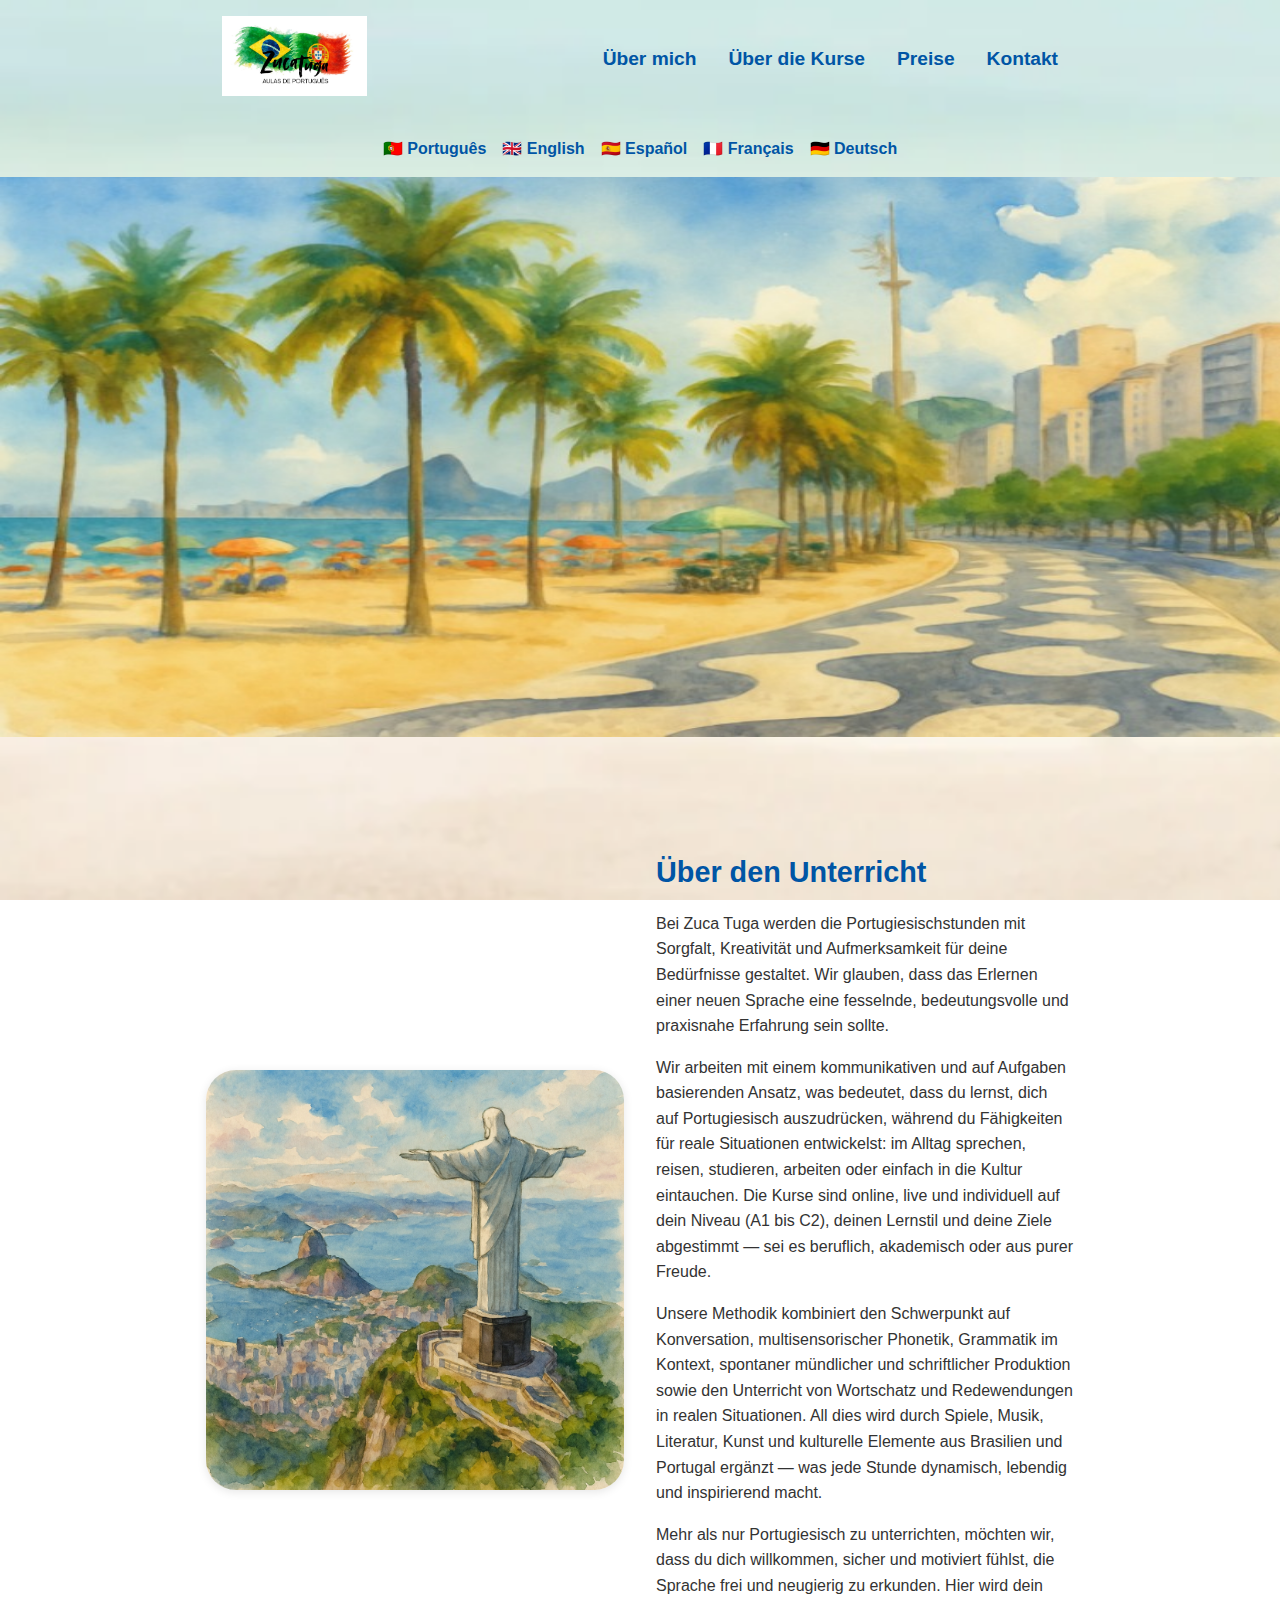
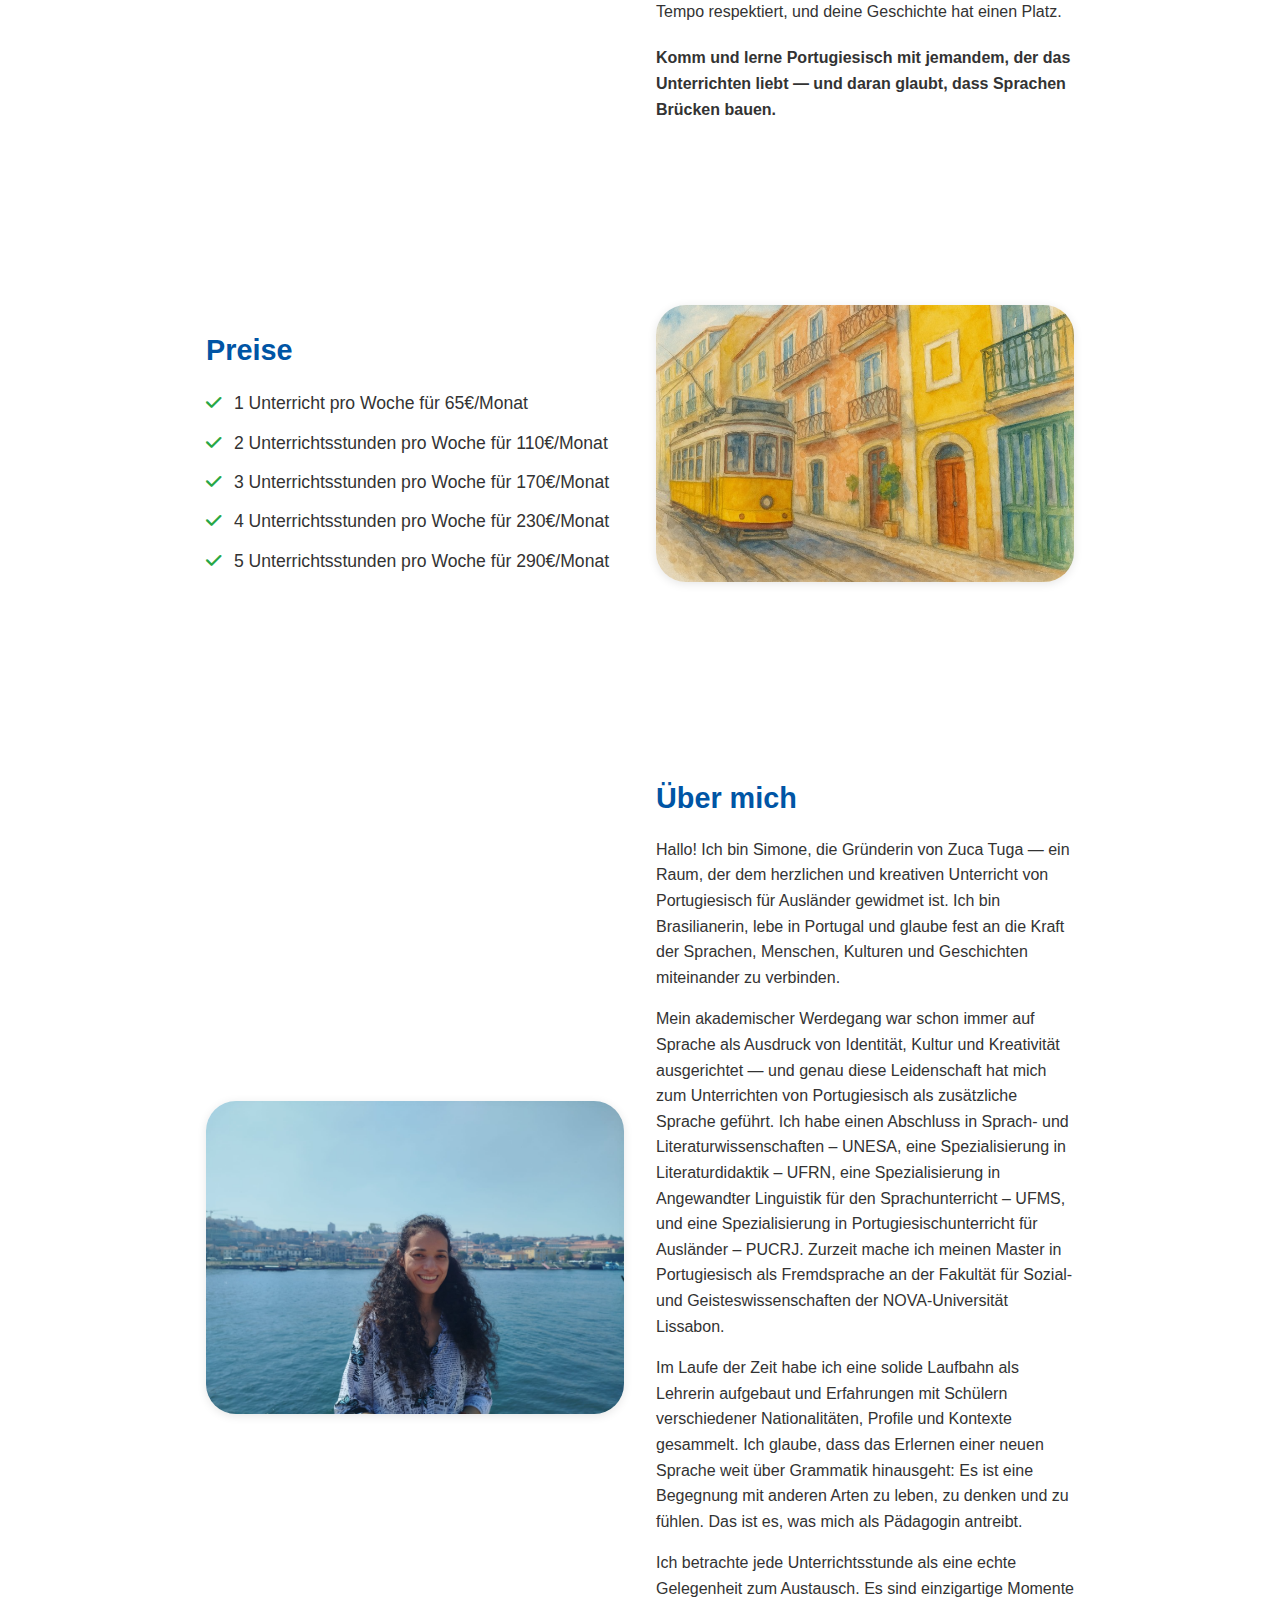
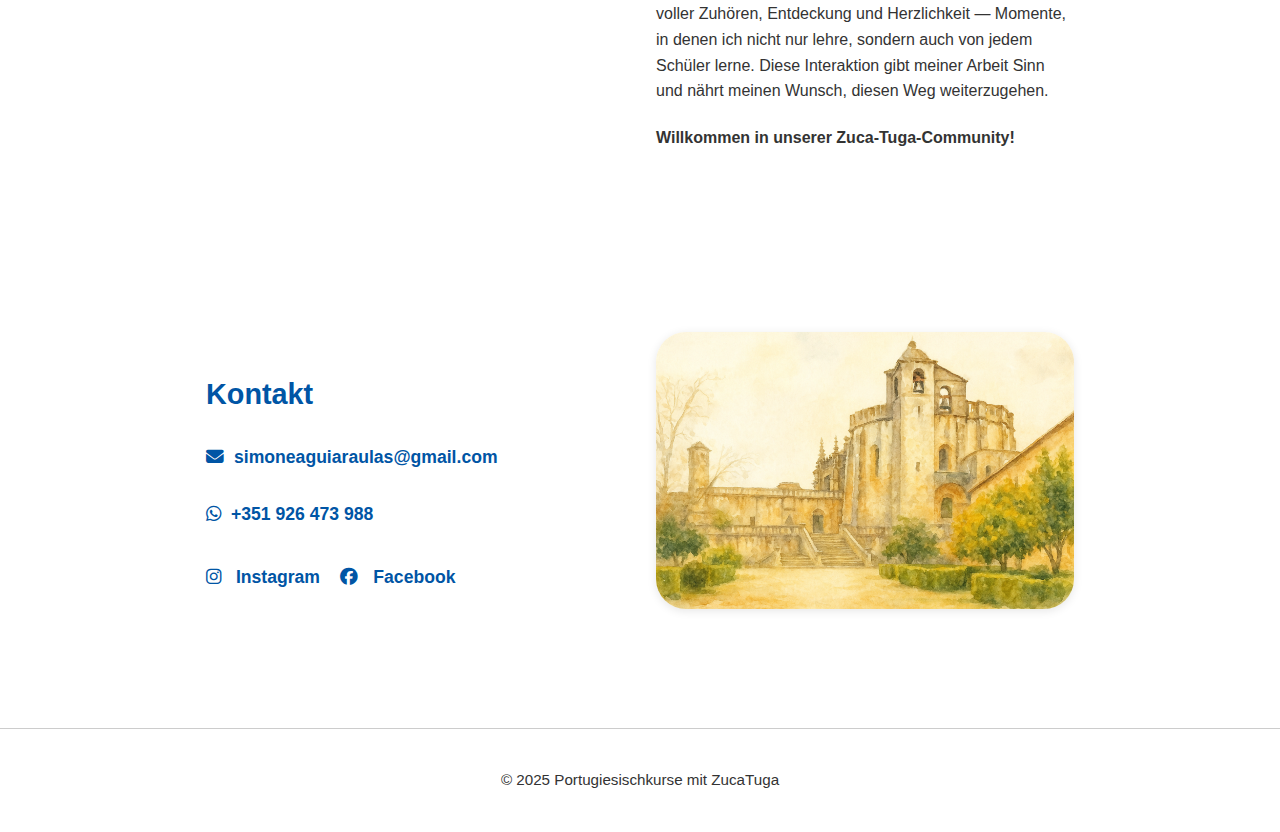
<file: de/index.html>
<!DOCTYPE html>
<html lang="de">
<head>
  <meta charset="UTF-8" />
  <meta name="viewport" content="width=device-width, initial-scale=1.0" />
  <title>Online-Portugiesischkurse | Personalisierte Kurse für Ausländer und Anfänger</title>

  <meta name="description" content="Lernen Sie Portugiesisch mit Live-Online-Kursen, personalisiert für Anfänger, Ausländer und Nachhilfe. Materialien inklusive und angepasste Methodik." />
  <meta name="keywords" content="Portugiesischkurse, Online-Portugiesisch, Portugiesisch lernen, Portugiesisch für Ausländer, Portugiesisch Anfänger, Portugiesisch Nachhilfe" />
  <meta name="author" content="Simone Aguiar" />
  <meta name="robots" content="index, follow" />
  <link rel="canonical" href="https://www.zucatuga.com/de/" />

  <!-- Open Graph -->
  <meta property="og:title" content="Online-Portugiesischkurse" />
  <meta property="og:description" content="Live- und personalisierte Portugiesischkurse für Anfänger und Ausländer. Flexibel, mit Materialien inklusive und Google Meet." />
  <meta property="og:image" content="https://seudominio.com/imagem-capa.jpg" />
  <meta property="og:url" content="https://seudominio.com/de/" />
  <meta property="og:type" content="website" />

  <link rel="alternate" href="https://seudominio.com/pt/" hreflang="pt" />
  <link rel="alternate" href="https://seudominio.com/en/" hreflang="en" />
  <link rel="alternate" href="https://seudominio.com/es/" hreflang="es" />
  <link rel="alternate" href="https://seudominio.com/fr/" hreflang="fr" />
  <link rel="alternate" href="https://seudominio.com/de/" hreflang="de" />

  <link rel="icon" type="image/png" sizes="32x32" href="../icons/logo.ico" />
  <link rel="icon" type="image/png" sizes="16x16" href="../icons/logo.ico" />
  <link rel="shortcut icon" href="../icons/logo.ico" />

  <link rel="stylesheet" href="../style.8392hf23.css" />
  <link href="https://cdnjs.cloudflare.com/ajax/libs/font-awesome/6.5.0/css/all.min.css" rel="stylesheet">
</head>
<body>

  <header>
    <div class="container">
      <div class="image1">
        <img src="../img/logo.jpg" alt="ZucaTuga Logo">
      </div>
      <div class="menu">
        <a href="#ueber"><h2>Über mich</h2></a>
        <a href="#kurse"><h2>Über die Kurse</h2></a>
        <a href="#preise"><h2>Preise</h2></a>
        <a href="#kontakt"><h2>Kontakt</h2></a>
      </div>
    </div>
    <div class="language-switcher">
      <a href="..">🇵🇹 Português</a> 
      <a href="/en/">🇬🇧 English</a> 
      <a href="/es/">🇪🇸 Español</a> 
      <a href="/fr/">🇫🇷 Français</a> 
      <a href="/de/">🇩🇪 Deutsch</a> 
    </div>
  </header>

  <div class="image-front">
    <img src="../img/orla.jpg" alt="">
  </div>

  <!-- Kurse -->
  <section class="destaques" id="metodologias">
    <div class="container row reverse">
      <div class="text">
        <h2>Über den Unterricht</h2>
        <p>
          Bei Zuca Tuga werden die Portugiesischstunden mit Sorgfalt, Kreativität und Aufmerksamkeit für deine Bedürfnisse gestaltet. 
          Wir glauben, dass das Erlernen einer neuen Sprache eine fesselnde, bedeutungsvolle und praxisnahe Erfahrung sein sollte.
        </p>
        <p>
          Wir arbeiten mit einem kommunikativen und auf Aufgaben basierenden Ansatz, was bedeutet, dass du lernst, dich auf Portugiesisch auszudrücken, 
          während du Fähigkeiten für reale Situationen entwickelst: 
          im Alltag sprechen, reisen, studieren, arbeiten oder einfach in die Kultur eintauchen. 
          Die Kurse sind online, live und individuell auf dein Niveau (A1 bis C2), deinen Lernstil und deine Ziele abgestimmt — sei es beruflich, akademisch oder aus purer Freude.
        </p>
        <p>
          Unsere Methodik kombiniert den Schwerpunkt auf Konversation, multisensorischer Phonetik, 
          Grammatik im Kontext, spontaner mündlicher und schriftlicher Produktion sowie den Unterricht von Wortschatz und Redewendungen in realen Situationen. 
          All dies wird durch Spiele, Musik, Literatur, Kunst und kulturelle Elemente aus Brasilien und Portugal ergänzt — 
          was jede Stunde dynamisch, lebendig und inspirierend macht.
        </p>
        <p>
          Mehr als nur Portugiesisch zu unterrichten, möchten wir, dass du dich willkommen, sicher und motiviert fühlst, die Sprache frei und neugierig zu erkunden. 
          Hier wird dein Tempo respektiert, und deine Geschichte hat einen Platz.
        </p>
        <h4>
          Komm und lerne Portugiesisch mit jemandem, der das Unterrichten liebt — und daran glaubt, dass Sprachen Brücken bauen.
        </h4>
      </div>
      <div class="image">
        <img src="../img/rj.png" alt="Blick auf Rio de Janeiro">
      </div>
    </div>
  </section>


  <!-- Preise -->
  <section class="destaques" id="preise">
    <div class="container row">
      <div class="text">
        <h2>Preise</h2>
        <ul>
          <li><i class="fa-solid fa-check"></i> 1 Unterricht pro Woche für 65€/Monat</li>
          <li><i class="fa-solid fa-check"></i> 2 Unterrichtsstunden pro Woche für 110€/Monat</li>
          <li><i class="fa-solid fa-check"></i> 3 Unterrichtsstunden pro Woche für 170€/Monat</li>
          <li><i class="fa-solid fa-check"></i> 4 Unterrichtsstunden pro Woche für 230€/Monat</li>
          <li><i class="fa-solid fa-check"></i> 5 Unterrichtsstunden pro Woche für 290€/Monat</li>
        </ul>
      </div>
      <div class="image">
        <img src="../img/bondinho.jpg">
      </div>
    </div>
  </section>

  <!-- Über mich -->
  <section class="sobre" id="sobre">
    <div class="container row reverse">
      <div class="text">
        <h2>Über mich</h2>
        <p>
          Hallo! Ich bin Simone, die Gründerin von Zuca Tuga — ein Raum, der dem herzlichen und kreativen Unterricht von Portugiesisch für Ausländer gewidmet ist. 
          Ich bin Brasilianerin, lebe in Portugal und glaube fest an die Kraft der Sprachen, Menschen, Kulturen und Geschichten miteinander zu verbinden.
        </p>
        <p>
          Mein akademischer Werdegang war schon immer auf Sprache als Ausdruck von Identität, Kultur und Kreativität ausgerichtet — und genau diese Leidenschaft hat mich zum Unterrichten von Portugiesisch als zusätzliche Sprache geführt. 
          Ich habe einen Abschluss in Sprach- und Literaturwissenschaften – UNESA, eine Spezialisierung in Literaturdidaktik – UFRN, 
          eine Spezialisierung in Angewandter Linguistik für den Sprachunterricht – UFMS, 
          und eine Spezialisierung in Portugiesischunterricht für Ausländer – PUCRJ. 
          Zurzeit mache ich meinen Master in Portugiesisch als Fremdsprache an der Fakultät für Sozial- und Geisteswissenschaften der NOVA-Universität Lissabon.
        </p>
        <p>
          Im Laufe der Zeit habe ich eine solide Laufbahn als Lehrerin aufgebaut und Erfahrungen mit Schülern verschiedener Nationalitäten, Profile und Kontexte gesammelt. 
          Ich glaube, dass das Erlernen einer neuen Sprache weit über Grammatik hinausgeht: 
          Es ist eine Begegnung mit anderen Arten zu leben, zu denken und zu fühlen. 
          Das ist es, was mich als Pädagogin antreibt.
        </p>
        <p>
          Ich betrachte jede Unterrichtsstunde als eine echte Gelegenheit zum Austausch. 
          Es sind einzigartige Momente voller Zuhören, Entdeckung und Herzlichkeit — Momente, in denen ich nicht nur lehre, sondern auch von jedem Schüler lerne. 
          Diese Interaktion gibt meiner Arbeit Sinn und nährt meinen Wunsch, diesen Weg weiterzugehen.
        </p>
        <h4>
          Willkommen in unserer Zuca-Tuga-Community!
        </h4>
      </div>
      <div class="image">
        <img src="../img/perfil.jpg" alt="Simone Profilfoto">
      </div>
    </div>
  </section>

  <!-- Kontakt -->
  <section class="contato" id="kontakt">
    <div class="container row">
      <div class="text">
        <h2>Kontakt</h2>
        <p><i class="fa-solid fa-envelope"></i> <a href="mailto:simoneaguiaraulas@gmail.com">simoneaguiaraulas@gmail.com</a></p>
        <p><i class="fa-brands fa-whatsapp"></i> <a href="https://wa.me/+351926473988" target="_blank">+351 926 473 988</a></p>
        <div class="redes">
          <a href="#" target="_blank"><i class="fa-brands fa-instagram"></i> Instagram</a>
          <a href="#" target="_blank"><i class="fa-brands fa-facebook"></i> Facebook</a>
        </div>
      </div>
      <div class="image">
        <img src="../img/fotoconvento.png" alt="...">
      </div>
    </div>
  </section>

  <footer>
    <p>&copy; 2025 Portugiesischkurse mit ZucaTuga</p>
  </footer>

</body>
</html>
</file>
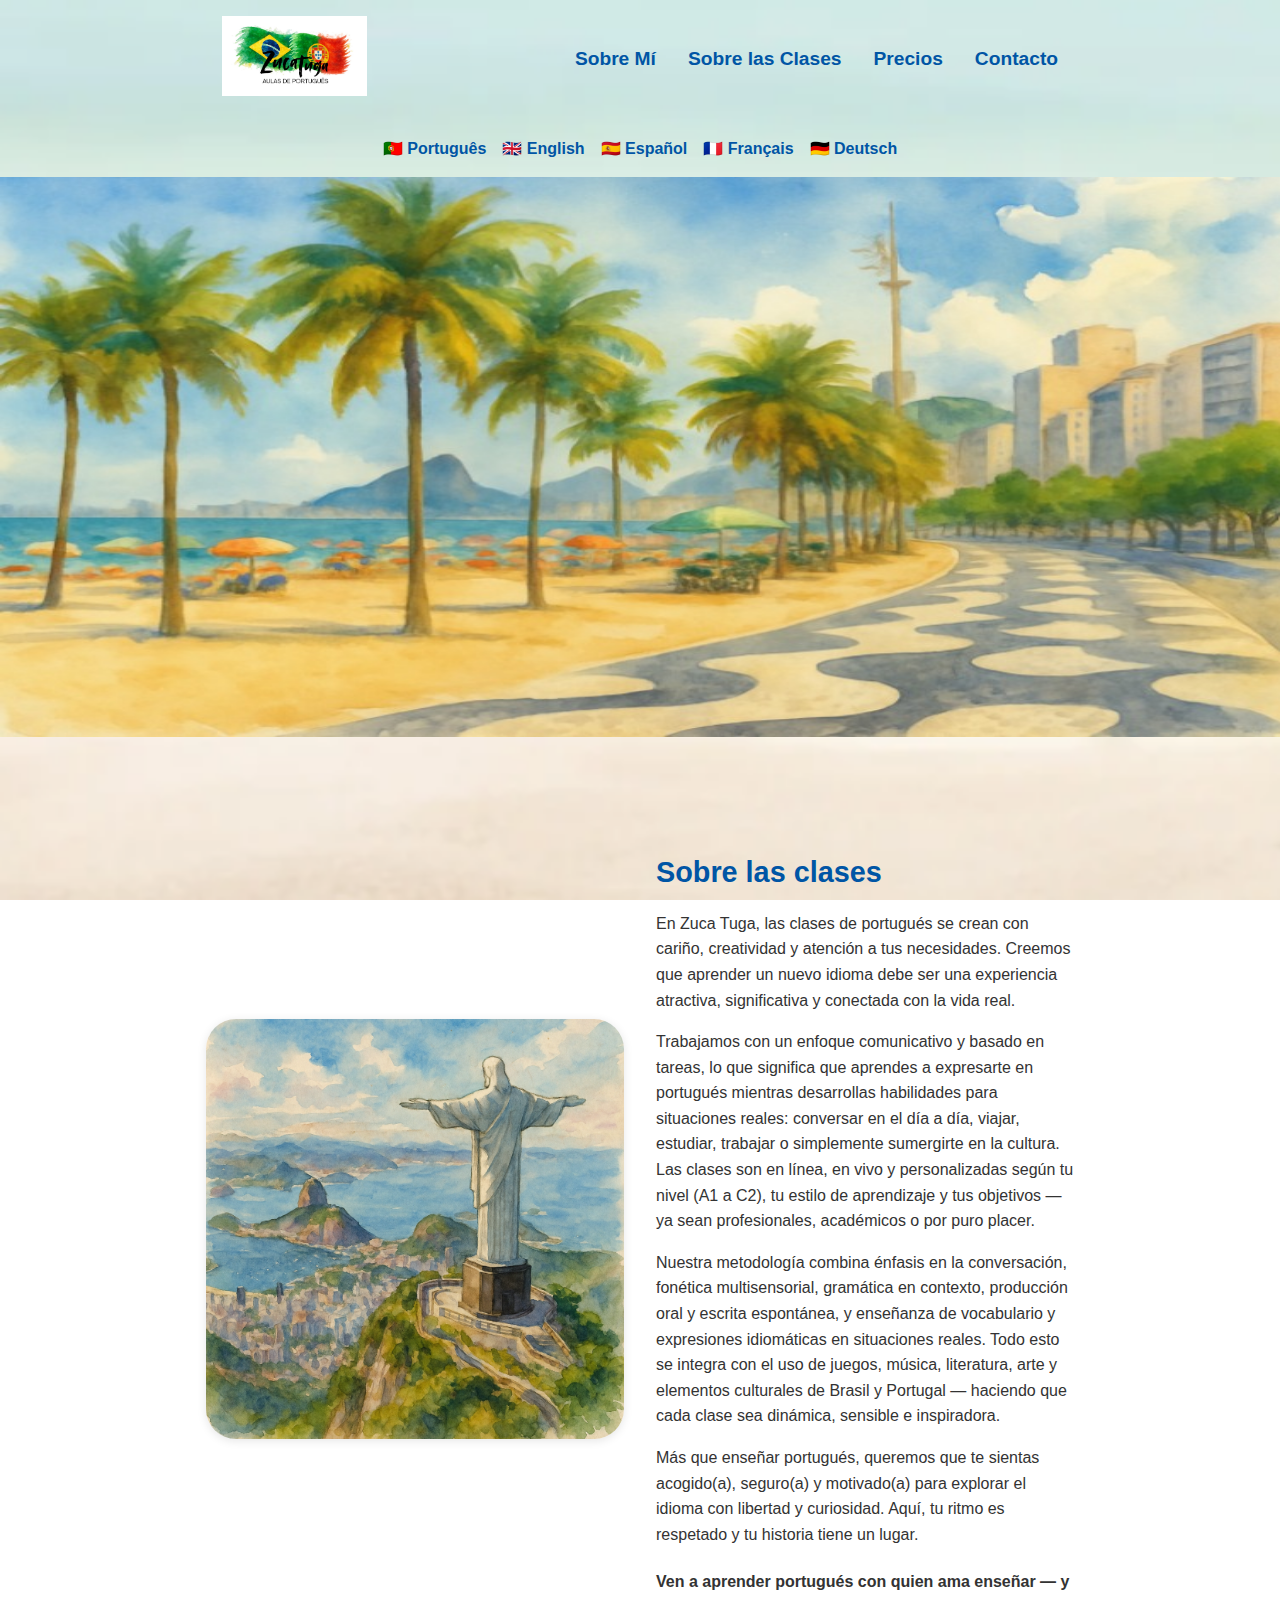
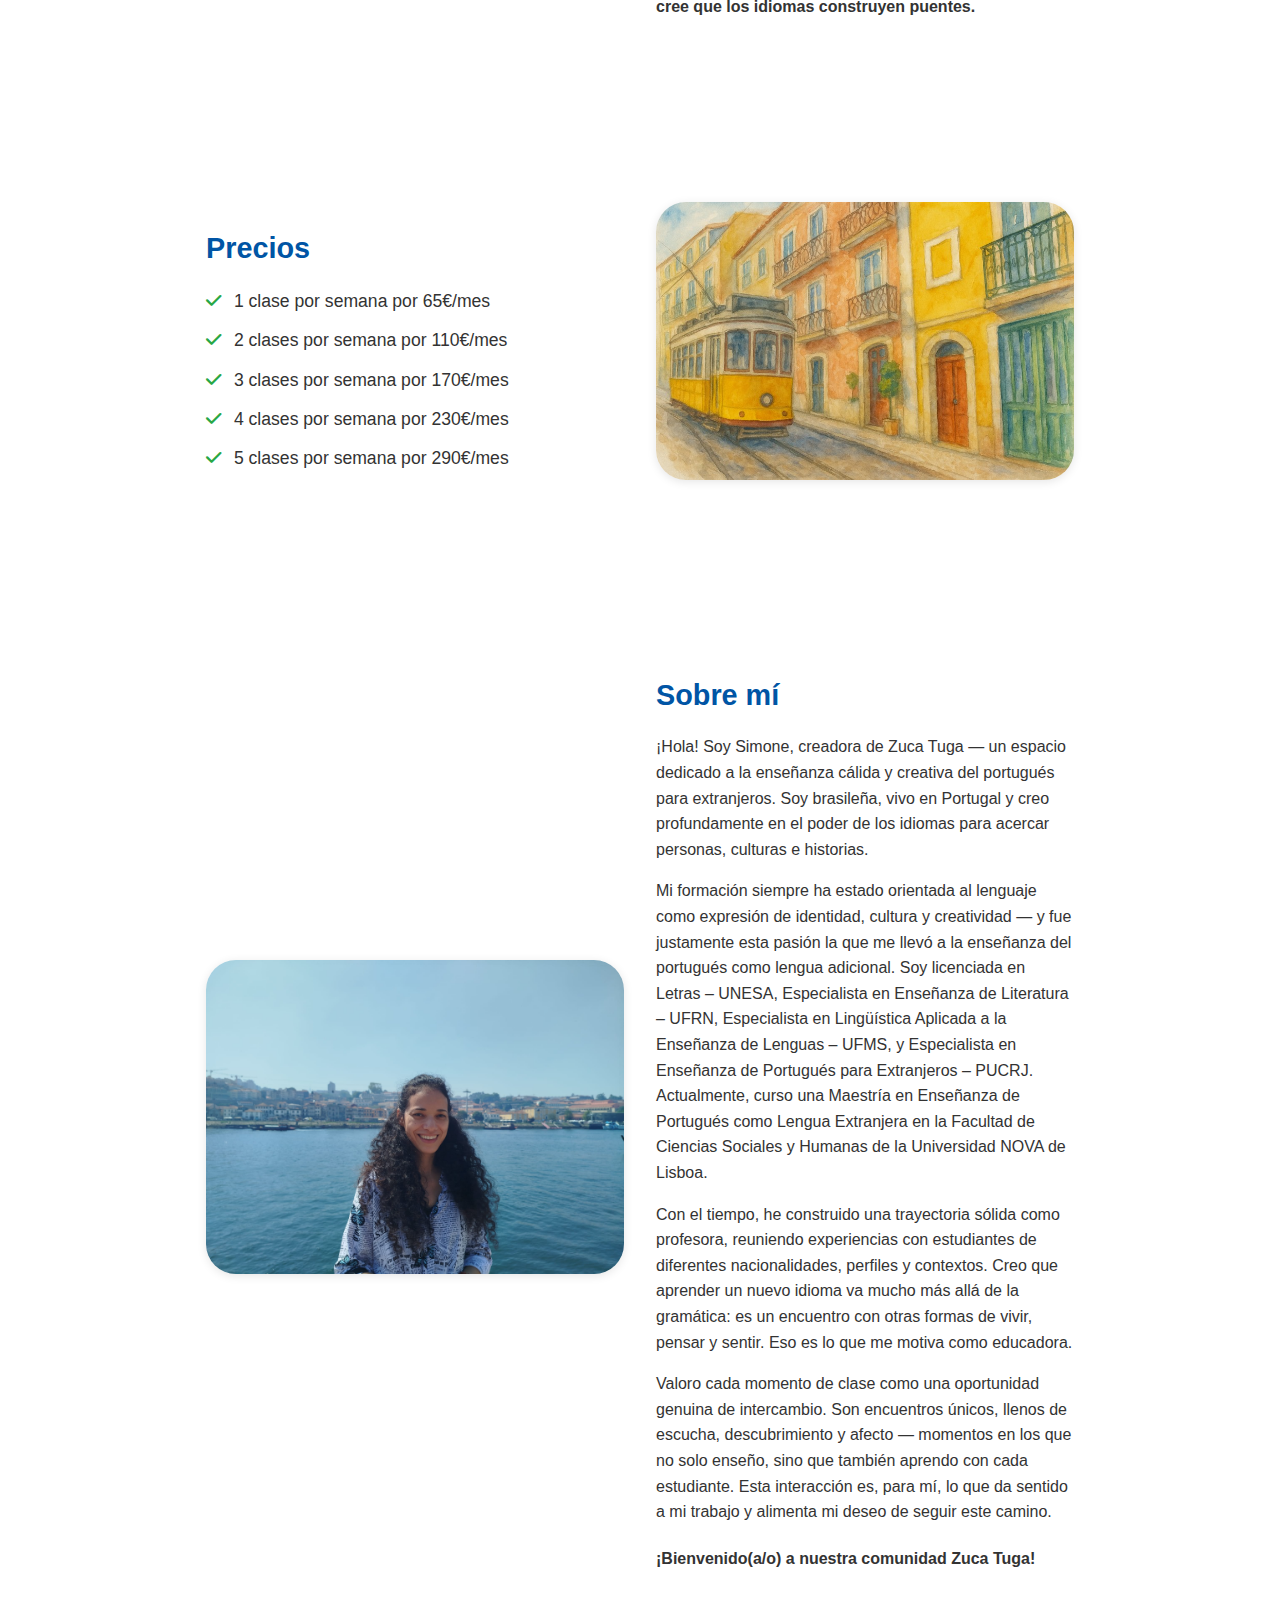
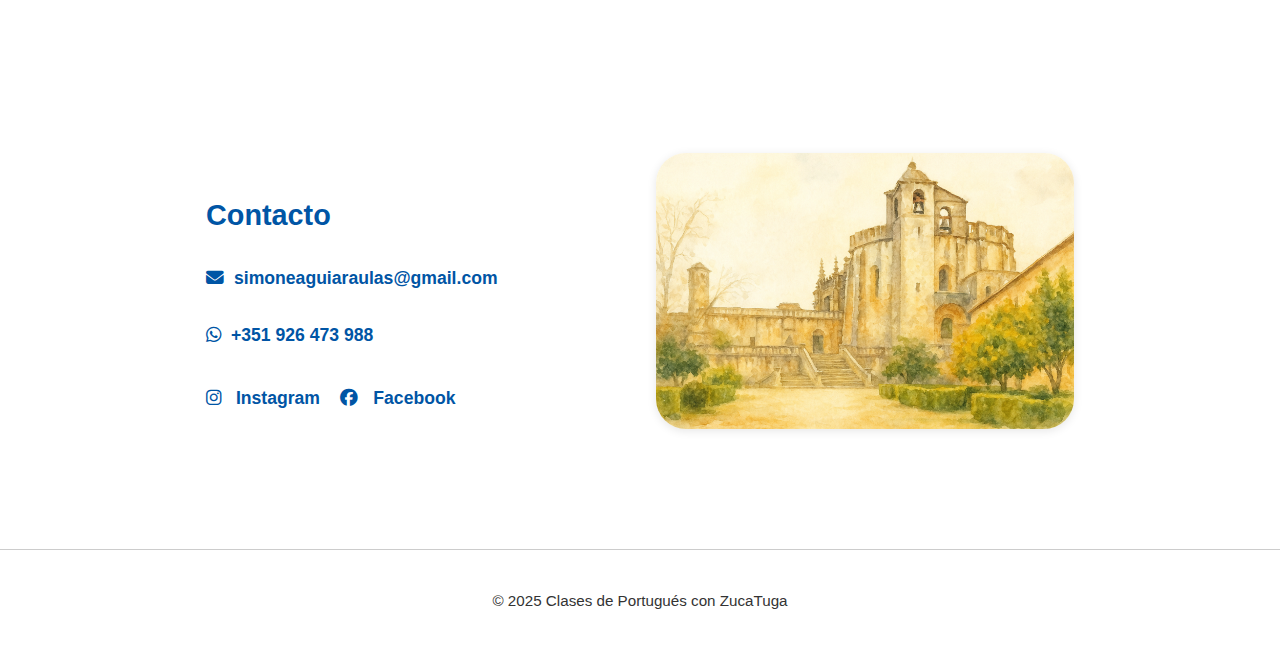
<file: es/index.html>
<!DOCTYPE html>
<html lang="es">
<head>
  <meta charset="UTF-8" />
  <meta name="viewport" content="width=device-width, initial-scale=1.0" />
  <title>Clases de Portugués Online | Clases Personalizadas para Extranjeros y Principiantes</title>

  <meta name="description" content="Aprende portugués con clases online en vivo, personalizadas para principiantes, extranjeros y refuerzo escolar. Material incluido y metodología adaptada." />
  <meta name="keywords" content="clases de portugués, portugués online, aprender portugués, portugués para extranjeros, portugués principiante, refuerzo escolar portugués" />
  <meta name="author" content="Simone Aguiar" />
  <meta name="robots" content="index, follow" />
  <link rel="canonical" href="https://www.zucatuga.com/es/" />

  <!-- Open Graph -->
  <meta property="og:title" content="Clases de Portugués Online" />
  <meta property="og:description" content="Clases de portugués en línea y personalizadas para principiantes y extranjeros. Flexibilidad, material incluido y Google Meet." />
  <meta property="og:image" content="https://seudominio.com/imagem-capa.jpg" />
  <meta property="og:url" content="https://seudominio.com/es/" />
  <meta property="og:type" content="website" />

  <link rel="alternate" href="https://seudominio.com" hreflang="pt" />
  <link rel="alternate" href="https://seudominio.com/en/" hreflang="en" />
  <link rel="alternate" href="https://seudominio.com/es/" hreflang="es" />
  <link rel="alternate" href="https://seudominio.com/fr/" hreflang="fr" />
  <link rel="alternate" href="https://seudominio.com/de/" hreflang="de" />

  <link rel="icon" type="image/png" sizes="32x32" href="../icons/logo.ico" />
  <link rel="icon" type="image/png" sizes="16x16" href="../icons/logo.ico" />
  <link rel="shortcut icon" href="../icons/logo.ico" />

  <link rel="stylesheet" href="../style.8392hf23.css" />
  <link href="https://cdnjs.cloudflare.com/ajax/libs/font-awesome/6.5.0/css/all.min.css" rel="stylesheet">
</head>
<body>

  <header>
    <div class="container">
      <div class="image1">
        <img src="../img/logo.jpg" alt="Logo ZucaTuga">
      </div>
      <div class="menu">
        <a href="#sobre"><h2>Sobre Mí</h2></a>
        <a href="#clases"><h2>Sobre las Clases</h2></a>
        <a href="#precios"><h2>Precios</h2></a>
        <a href="#contacto"><h2>Contacto</h2></a>
      </div>
    </div>
    <div class="language-switcher">
      <a href="..">🇵🇹 Português</a> 
      <a href="/en/">🇬🇧 English</a> 
      <a href="/es/">🇪🇸 Español</a> 
      <a href="/fr/">🇫🇷 Français</a> 
      <a href="/de/">🇩🇪 Deutsch</a>
    </div>
  </header>

  <div class="image-front">
    <img src="../img/orla.jpg" alt="">
  </div>

  <!-- Clases -->
  <section class="destaques" id="metodologias">
    <div class="container row reverse">
      <div class="text">
        <h2>Sobre las clases</h2>
        <p>
          En Zuca Tuga, las clases de portugués se crean con cariño, creatividad y atención a tus necesidades. 
          Creemos que aprender un nuevo idioma debe ser una experiencia atractiva, significativa y conectada con la vida real.
        </p>
        <p>
          Trabajamos con un enfoque comunicativo y basado en tareas, lo que significa que aprendes a expresarte en portugués mientras desarrollas habilidades para situaciones reales: 
          conversar en el día a día, viajar, estudiar, trabajar o simplemente sumergirte en la cultura. 
          Las clases son en línea, en vivo y personalizadas según tu nivel (A1 a C2), tu estilo de aprendizaje y tus objetivos — ya sean profesionales, académicos o por puro placer.
        </p>
        <p>
          Nuestra metodología combina énfasis en la conversación, fonética multisensorial, gramática en contexto, 
          producción oral y escrita espontánea, y enseñanza de vocabulario y expresiones idiomáticas en situaciones reales. 
          Todo esto se integra con el uso de juegos, música, literatura, arte y elementos culturales de Brasil y Portugal — 
          haciendo que cada clase sea dinámica, sensible e inspiradora.
        </p>
        <p>
          Más que enseñar portugués, queremos que te sientas acogido(a), seguro(a) y motivado(a) para explorar el idioma con libertad y curiosidad. 
          Aquí, tu ritmo es respetado y tu historia tiene un lugar.
        </p>
        <h4>
          Ven a aprender portugués con quien ama enseñar — y cree que los idiomas construyen puentes.
        </h4>
      </div>
      <div class="image">
        <img src="../img/rj.png" alt="Vista de Río de Janeiro">
      </div>
    </div>
  </section>


  <!-- Precios -->
  <section class="destaques" id="precios">
    <div class="container row">
      <div class="text">
        <h2>Precios</h2>
        <ul>
          <li><i class="fa-solid fa-check"></i> 1 clase por semana por 65€/mes</li>
          <li><i class="fa-solid fa-check"></i> 2 clases por semana por 110€/mes</li>
          <li><i class="fa-solid fa-check"></i> 3 clases por semana por 170€/mes</li>
          <li><i class="fa-solid fa-check"></i> 4 clases por semana por 230€/mes </li>
          <li><i class="fa-solid fa-check"></i> 5 clases por semana por 290€/mes </li>
        </ul>
      </div>
      <div class="image">
        <img src="../img/bondinho.jpg">
      </div>
    </div>
  </section>

  <!-- Sobre Mí -->
  <section class="sobre" id="sobre">
    <div class="container row reverse">
      <div class="text">
        <h2>Sobre mí</h2>
        <p>
          ¡Hola! Soy Simone, creadora de Zuca Tuga — un espacio dedicado a la enseñanza cálida y creativa del portugués para extranjeros. 
          Soy brasileña, vivo en Portugal y creo profundamente en el poder de los idiomas para acercar personas, culturas e historias.
        </p>
        <p>
          Mi formación siempre ha estado orientada al lenguaje como expresión de identidad, cultura y creatividad — y fue justamente esta pasión la que me llevó a la enseñanza del portugués como lengua adicional. 
          Soy licenciada en Letras – UNESA, Especialista en Enseñanza de Literatura – UFRN, 
          Especialista en Lingüística Aplicada a la Enseñanza de Lenguas – UFMS, y 
          Especialista en Enseñanza de Portugués para Extranjeros – PUCRJ. 
          Actualmente, curso una Maestría en Enseñanza de Portugués como Lengua Extranjera en la Facultad de Ciencias Sociales y Humanas de la Universidad NOVA de Lisboa.
        </p>
        <p>
          Con el tiempo, he construido una trayectoria sólida como profesora, reuniendo experiencias con estudiantes de diferentes nacionalidades, perfiles y contextos. 
          Creo que aprender un nuevo idioma va mucho más allá de la gramática: es un encuentro con otras formas de vivir, pensar y sentir. 
          Eso es lo que me motiva como educadora.
        </p>
        <p>
          Valoro cada momento de clase como una oportunidad genuina de intercambio. 
          Son encuentros únicos, llenos de escucha, descubrimiento y afecto — momentos en los que no solo enseño, sino que también aprendo con cada estudiante. 
          Esta interacción es, para mí, lo que da sentido a mi trabajo y alimenta mi deseo de seguir este camino.
        </p>
        <h4>
          ¡Bienvenido(a/o) a nuestra comunidad Zuca Tuga!
        </h4>
      </div>
      <div class="image">
        <img src="../img/perfil.jpg" alt="Foto de perfil de Simone">
      </div>
    </div>
  </section>

  <!-- Contacto -->
  <section class="contato" id="contacto">
    <div class="container row">
      <div class="text">
        <h2>Contacto</h2>
        <p><i class="fa-solid fa-envelope"></i> <a href="mailto:simoneaguiaraulas@gmail.com">simoneaguiaraulas@gmail.com</a></p>
        <p><i class="fa-brands fa-whatsapp"></i> <a href="https://wa.me/+351926473988" target="_blank">+351 926 473 988</a></p>
        <div class="redes">
          <a href="#" target="_blank"><i class="fa-brands fa-instagram"></i> Instagram</a>
          <a href="#" target="_blank"><i class="fa-brands fa-facebook"></i> Facebook</a>
        </div>
      </div>
      <div class="image">
        <img src="../img/fotoconvento.png" alt="...">
      </div>
    </div>
  </section>

  <footer>
    <p>&copy; 2025 Clases de Portugués con ZucaTuga</p>
  </footer>

</body>
</html>
</file>
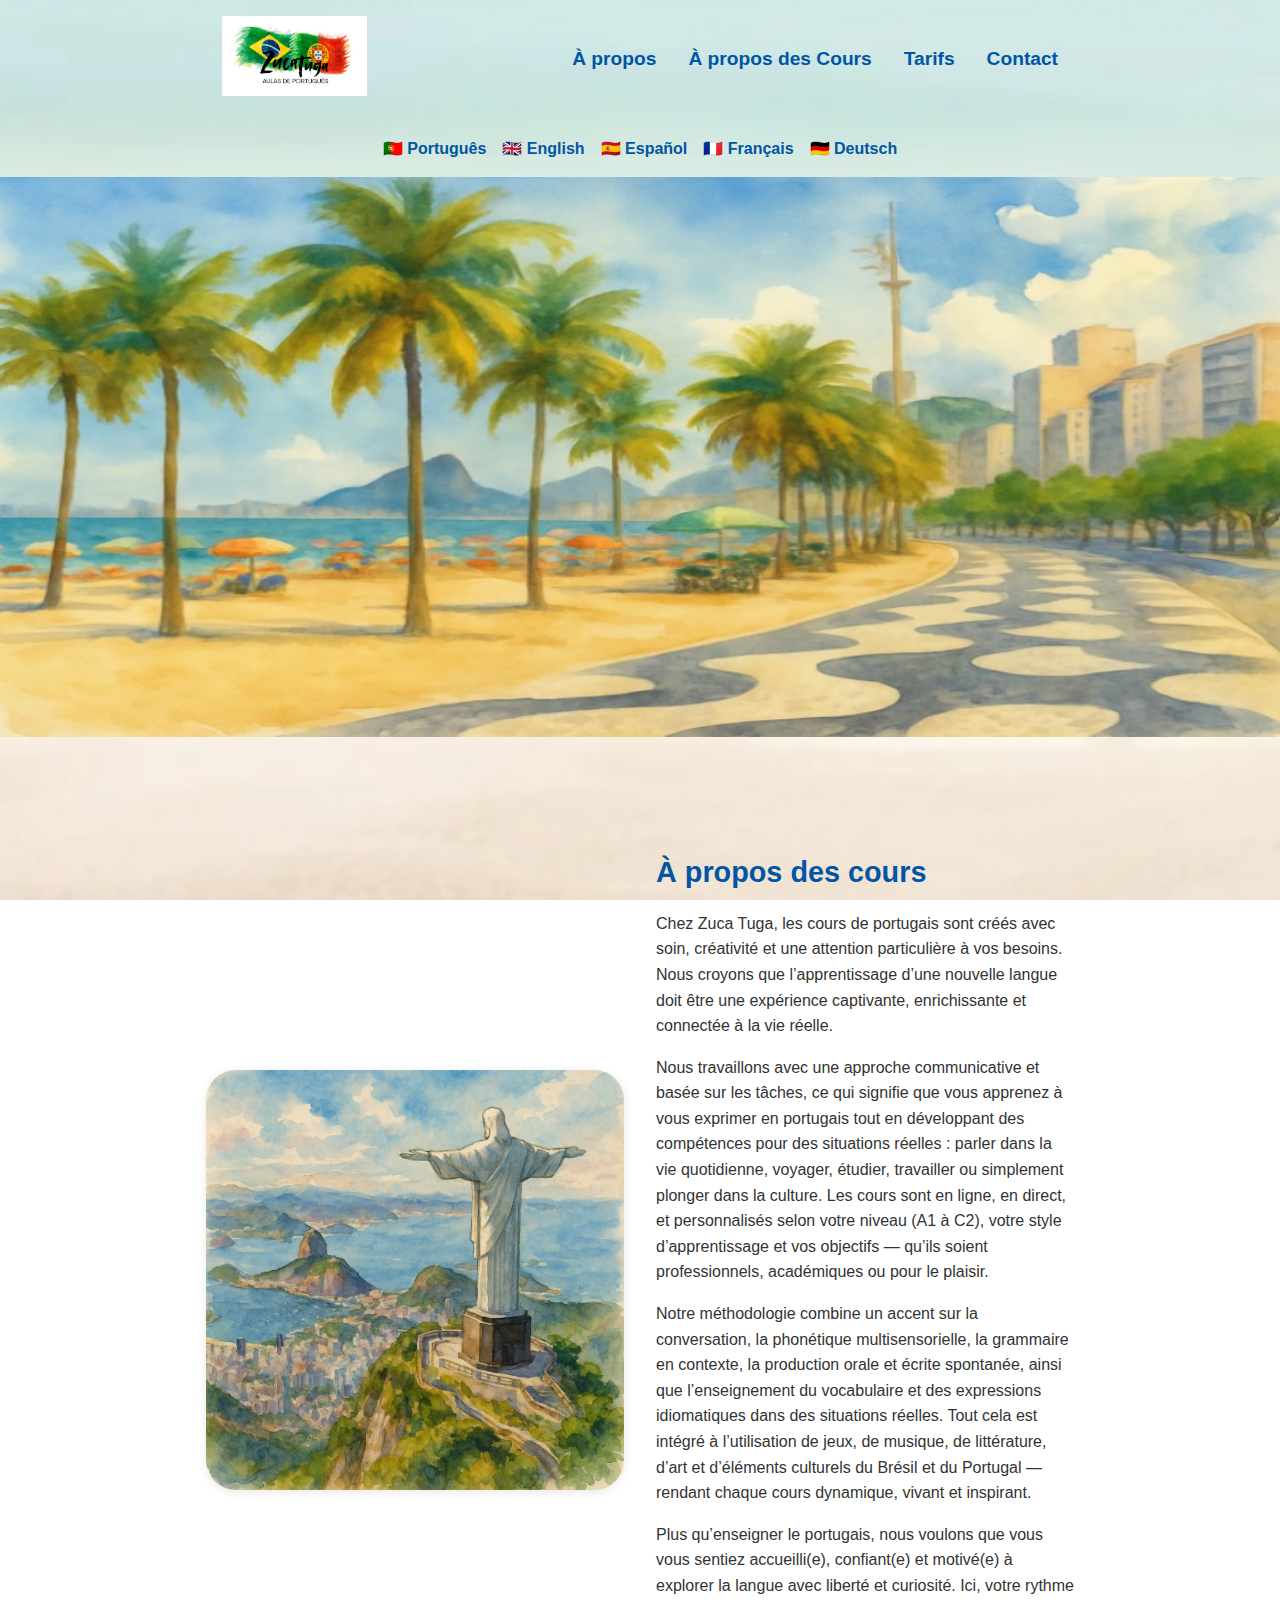
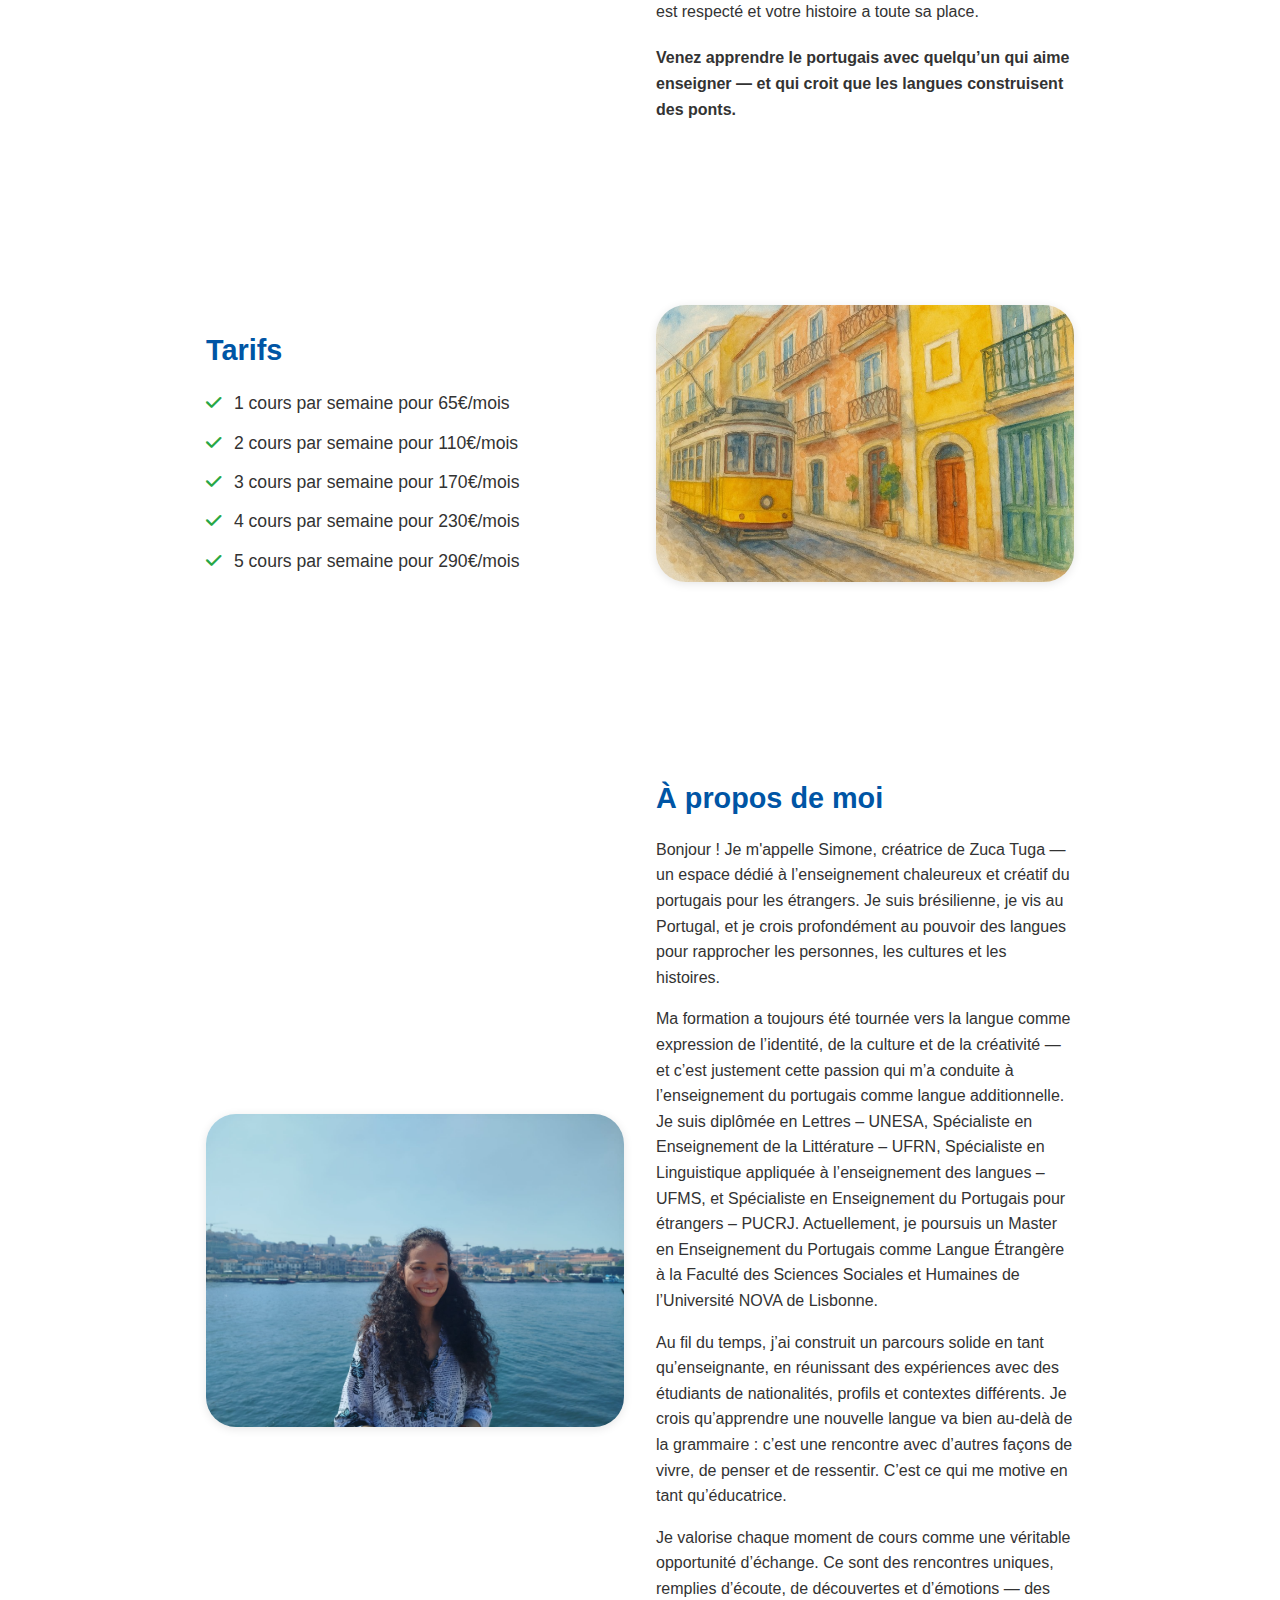
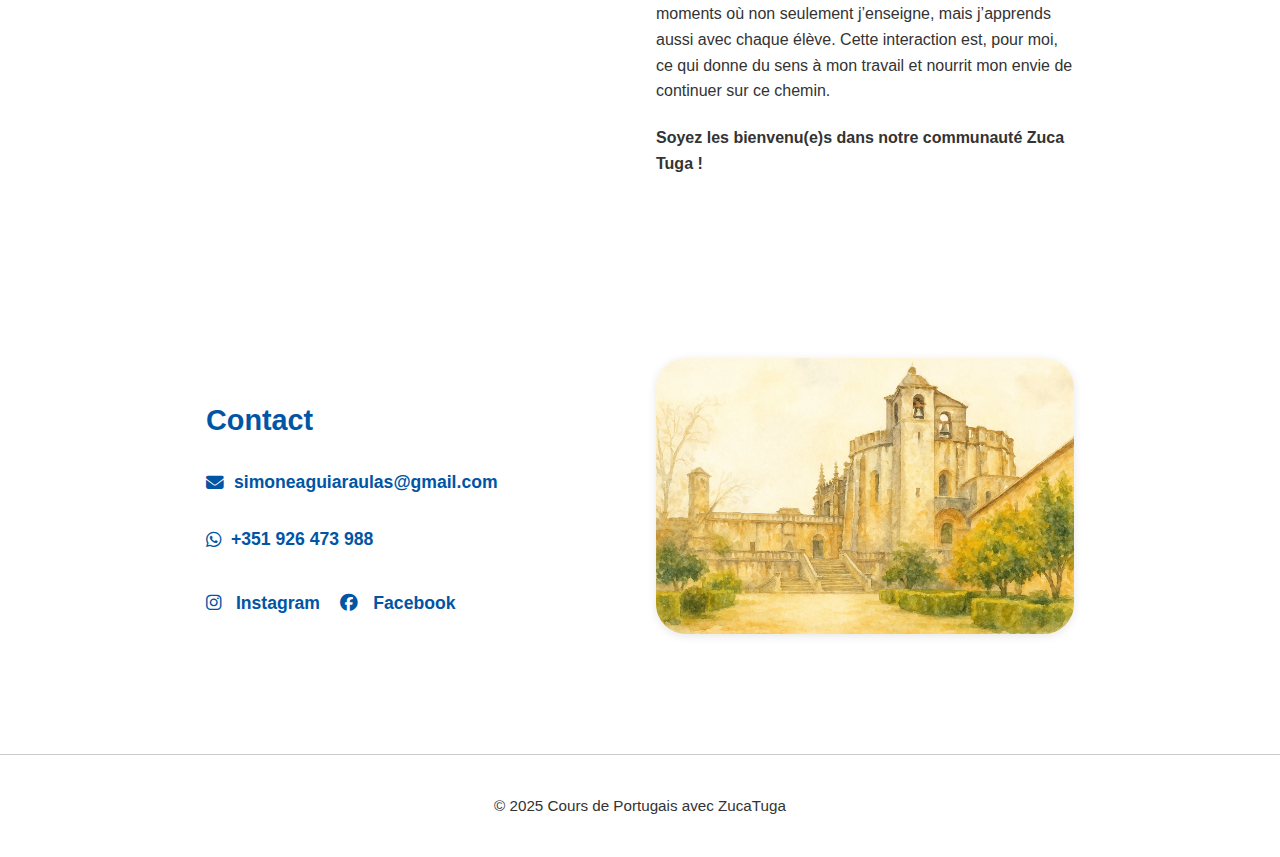
<file: fr/index.html>
<!DOCTYPE html>
<html lang="fr">
<head>
  <meta charset="UTF-8" />
  <meta name="viewport" content="width=device-width, initial-scale=1.0" />
  <title>Cours de Portugais en Ligne | Cours Personnalisés pour Étrangers et Débutants</title>

  <meta name="description" content="Apprenez le portugais avec des cours en ligne en direct, personnalisés pour les débutants, les étrangers et le soutien scolaire. Matériel inclus et méthode adaptée." />
  <meta name="keywords" content="cours de portugais, portugais en ligne, apprendre le portugais, portugais pour étrangers, portugais débutant, soutien scolaire portugais" />
  <meta name="author" content="Simone Aguiar" />
  <meta name="robots" content="index, follow" />
  <link rel="canonical" href="https://www.zucatuga.com/fr/" />

  <!-- Open Graph -->
  <meta property="og:title" content="Cours de Portugais en Ligne" />
  <meta property="og:description" content="Cours de portugais en ligne et personnalisés pour débutants et étrangers. Flexibilité, matériel inclus et Google Meet." />
  <meta property="og:image" content="https://seudominio.com/imagem-capa.jpg" />
  <meta property="og:url" content="https://seudominio.com/fr/" />
  <meta property="og:type" content="website" />

  <link rel="alternate" href="https://seudominio.com" hreflang="pt" />
  <link rel="alternate" href="https://seudominio.com/en/" hreflang="en" />
  <link rel="alternate" href="https://seudominio.com/es/" hreflang="es" />
  <link rel="alternate" href="https://seudominio.com/fr/" hreflang="fr" />
  <link rel="alternate" href="https://seudominio.com/de/" hreflang="de" />

  <link rel="icon" type="image/png" sizes="32x32" href="../icons/logo.ico" />
  <link rel="icon" type="image/png" sizes="16x16" href="../icons/logo.ico" />
  <link rel="shortcut icon" href="../icons/logo.ico" />

  <link rel="stylesheet" href="../style.8392hf23.css" />
  <link href="https://cdnjs.cloudflare.com/ajax/libs/font-awesome/6.5.0/css/all.min.css" rel="stylesheet">
</head>
<body>

  <header>
    <div class="container">
      <div class="image1">
        <img src="../img/logo.jpg" alt="Logo ZucaTuga">
      </div>
      <div class="menu">
        <a href="#a-propos"><h2>À propos</h2></a>
        <a href="#cours"><h2>À propos des Cours</h2></a>
        <a href="#tarifs"><h2>Tarifs</h2></a>
        <a href="#contact"><h2>Contact</h2></a>
      </div>
    </div>
    <div class="language-switcher">
      <a href="..">🇵🇹 Português</a> 
      <a href="/en/">🇬🇧 English</a> 
      <a href="/es/">🇪🇸 Español</a> 
      <a href="/fr/">🇫🇷 Français</a> 
      <a href="/de/">🇩🇪 Deutsch</a>
    </div>
  </header>

  <div class="image-front">
    <img src="../img/orla.jpg" alt="">
  </div>

  <!-- Cours -->
  <section class="destaques" id="metodologias">
    <div class="container row reverse">
      <div class="text">
        <h2>À propos des cours</h2>
        <p>
          Chez Zuca Tuga, les cours de portugais sont créés avec soin, créativité et une attention particulière à vos besoins. 
          Nous croyons que l’apprentissage d’une nouvelle langue doit être une expérience captivante, enrichissante et connectée à la vie réelle.
        </p>
        <p>
          Nous travaillons avec une approche communicative et basée sur les tâches, ce qui signifie que vous apprenez à vous exprimer en portugais tout en développant des compétences pour des situations réelles : 
          parler dans la vie quotidienne, voyager, étudier, travailler ou simplement plonger dans la culture. 
          Les cours sont en ligne, en direct, et personnalisés selon votre niveau (A1 à C2), votre style d’apprentissage et vos objectifs — qu’ils soient professionnels, académiques ou pour le plaisir.
        </p>
        <p>
          Notre méthodologie combine un accent sur la conversation, la phonétique multisensorielle, la grammaire en contexte, 
          la production orale et écrite spontanée, ainsi que l’enseignement du vocabulaire et des expressions idiomatiques dans des situations réelles. 
          Tout cela est intégré à l’utilisation de jeux, de musique, de littérature, d’art et d’éléments culturels du Brésil et du Portugal — 
          rendant chaque cours dynamique, vivant et inspirant.
        </p>
        <p>
          Plus qu’enseigner le portugais, nous voulons que vous vous sentiez accueilli(e), confiant(e) et motivé(e) à explorer la langue avec liberté et curiosité. 
          Ici, votre rythme est respecté et votre histoire a toute sa place.
        </p>
        <h4>
          Venez apprendre le portugais avec quelqu’un qui aime enseigner — et qui croit que les langues construisent des ponts.
        </h4>
      </div>
      <div class="image">
        <img src="../img/rj.png">
      </div>
    </div>
  </section>


  <!-- Tarifs -->
  <section class="destaques" id="tarifs">
    <div class="container row">
      <div class="text">
        <h2>Tarifs</h2>
        <ul>
          <li><i class="fa-solid fa-check"></i> 1 cours par semaine pour 65€/mois</li>
          <li><i class="fa-solid fa-check"></i> 2 cours par semaine pour 110€/mois</li>
          <li><i class="fa-solid fa-check"></i> 3 cours par semaine pour 170€/mois</li>
          <li><i class="fa-solid fa-check"></i> 4 cours par semaine pour 230€/mois</li>
          <li><i class="fa-solid fa-check"></i> 5 cours par semaine pour 290€/mois</li>
        </ul>
      </div>
      <div class="image">
        <img src="../img/bondinho.jpg">
      </div>
    </div>
  </section>

  <!-- À propos -->
  <section class="sobre" id="sobre">
    <div class="container row reverse">
      <div class="text">
        <h2>À propos de moi</h2>
        <p>
          Bonjour ! Je m'appelle Simone, créatrice de Zuca Tuga — un espace dédié à l’enseignement chaleureux et créatif du portugais pour les étrangers. Je suis brésilienne, je vis au Portugal, et je crois profondément au pouvoir des langues pour rapprocher les personnes, les cultures et les histoires.
        </p>
        <p>
          Ma formation a toujours été tournée vers la langue comme expression de l’identité, de la culture et de la créativité — et c’est justement cette passion qui m’a conduite à l’enseignement du portugais comme langue additionnelle. 
          Je suis diplômée en Lettres – UNESA, Spécialiste en Enseignement de la Littérature – UFRN, Spécialiste en Linguistique appliquée à l’enseignement des langues – UFMS, et Spécialiste en Enseignement du Portugais pour étrangers – PUCRJ. 
          Actuellement, je poursuis un Master en Enseignement du Portugais comme Langue Étrangère à la Faculté des Sciences Sociales et Humaines de l’Université NOVA de Lisbonne.
        </p>
        <p>
          Au fil du temps, j’ai construit un parcours solide en tant qu’enseignante, en réunissant des expériences avec des étudiants de nationalités, profils et contextes différents. 
          Je crois qu’apprendre une nouvelle langue va bien au-delà de la grammaire : c’est une rencontre avec d’autres façons de vivre, de penser et de ressentir. 
          C’est ce qui me motive en tant qu’éducatrice.
        </p>
        <p>
          Je valorise chaque moment de cours comme une véritable opportunité d’échange. Ce sont des rencontres uniques, remplies d’écoute, de découvertes et d’émotions — des moments où non seulement j’enseigne, mais j’apprends aussi avec chaque élève. 
          Cette interaction est, pour moi, ce qui donne du sens à mon travail et nourrit mon envie de continuer sur ce chemin.
        </p>
        <h4>
          Soyez les bienvenu(e)s dans notre communauté Zuca Tuga !
        </h4>
      </div>
      <div class="image">
        <img src="../img/perfil.jpg" alt="...">
      </div>
    </div>
  </section>
  
  <!-- Contact -->
  <section class="contato" id="contact">
    <div class="container row">
      <div class="text">
        <h2>Contact</h2>
        <p><i class="fa-solid fa-envelope"></i> <a href="mailto:simoneaguiaraulas@gmail.com">simoneaguiaraulas@gmail.com</a></p>
        <p><i class="fa-brands fa-whatsapp"></i> <a href="https://wa.me/+351926473988" target="_blank">+351 926 473 988</a></p>
        <div class="redes">
          <a href="#" target="_blank"><i class="fa-brands fa-instagram"></i> Instagram</a>
          <a href="#" target="_blank"><i class="fa-brands fa-facebook"></i> Facebook</a>
        </div>
      </div>
      <div class="image">
        <img src="../img/fotoconvento.png" alt="...">
      </div>
    </div>
  </section>

  <footer>
    <p>&copy; 2025 Cours de Portugais avec ZucaTuga</p>
  </footer>

</body>
</html>
</file>
<file: style.8392hf23.css>
html, body {
  height: 100%;
  margin: 0;
  padding: 0;
}

* {
  box-sizing: border-box;
}
.goog-te-banner-frame.skiptranslate,
iframe.goog-te-banner-frame {
  display: none !important;
}

  

body {
  top: 0px !important;
  font-family: 'Segoe UI', Tahoma, Geneva, Verdana, sans-serif;
  line-height: 1.6;
  background-image: url("img/FUND0.png");
  background-repeat: no-repeat;
  background-attachment: fixed;
  background-size: cover;
  color: #333;
}

.container {
  max-width: 900px;
  margin: auto;
  padding: 2rem;
}


header .container {
  display: flex;
  justify-content: space-between;
  align-items: center;
  flex-wrap: wrap;
  padding: 1rem 2rem;
  
}

header .image1 {
  flex: 0 0 auto; /* Não cresce */
}

header .image1 img {
  max-height: 80px; /* controla o tamanho do logo */
  height: auto;
  width: auto;
}

header .menu {
  display: flex;
  gap: 2rem;
  flex-wrap: wrap;
  justify-content: flex-end;
  flex: 1;
}

header .menu a {
  text-decoration: none; /* Remove a linha */
}

header .menu a h2 {
  font-size: 1.2rem;
  margin: 0;
  color: #0055a5; /* Cor normal */
  transition: color 0.3s ease; /* Suaviza a mudança de cor */
}

header .menu a:hover h2 {
  color: #003366; /* Cor ao passar o mouse */
}

section {
  padding: 3rem 1rem;
}

section h2 {
  margin-bottom: 1rem;
  color: #0055a5;
  font-size: 1.8rem;
}

.destaques ul {
  list-style: none;
  padding-left: 0;
}

.destaques li {
  margin-bottom: 0.7rem;
  font-size: 1.1rem;
}

.destaques i {
  color: #28a745;
  margin-right: 8px;
}

.contato p, .contato a {
  font-size: 1.1rem;
  margin: 0.6rem 0;
  display: flex;
  align-items: center;
}

.contato i {
  margin-right: 10px;
  color: #0055a5;
}

.redes {
  margin-top: 1rem;
}

.redes a {
  display: inline-block;
  margin-right: 1rem;
  color: #0055a5;
  text-decoration: none;
  font-weight: bold;
  transition: color 0.3s ease;
}

.redes a:hover {
  color: #003366;
}

.video-grid, .foto-grid {
  display: grid;
  grid-template-columns: repeat(auto-fit, minmax(280px, 1fr));
  gap: 1rem;
  margin-top: 1rem;
}

.foto-grid img {
  width: 100%;
  height: auto;
  border-radius: 8px;
  box-shadow: 0 2px 8px rgba(0,0,0,0.1);
  transition: transform 0.3s;
}

.foto-grid img:hover {
  transform: scale(1.03);
}


footer {
  text-align: center;
  padding: 1.5rem;
  background:linear-gradient(to bottom #F3D29C, #F3D29C);
  font-size: 0.95rem;
  margin-top: 2rem;
  border-top: 1px solid #ccc;
}
.row {
  display: flex;
  flex-wrap: wrap;
  align-items: center;
  gap: 2rem;
  padding: 2rem 1rem;
}

.header-text{
  flex: 1 1 15%;
}

.row .text,
.row .image {
  flex: 1 1 25%;
}

.row .image img {
  width: 100%;
  height: auto;
  border-radius: 30px;
  box-shadow: 0 2px 10px rgba(0, 0, 0, 0.1);
}

.row .image1 {
  flex: 1 1 25%;
}
.row .image1 img {
  width: 100%;
  height: auto;
  border-radius: 0px;
  
}

.image-front{
  width: 100%;
  
  border-radius: 0px;
}

.image-front img{
  width: 100%;
  height: 35rem;
}

.row.reverse {
  flex-direction: row-reverse;
}

section h2 {
  margin-bottom: 1rem;
  color: #0055a5;
  font-size: 1.8rem;
}

.text ul {
  list-style: none;
  padding-left: 0;
}

.text ul li {
  margin-bottom: 0.7rem;
  font-size: 1.1rem;
}

.text ul i {
  color: #28a745;
  margin-right: 8px;
}

.text a {
  text-decoration: none;
  color: #0055a5;
  font-weight: bold;
}

.text a:hover {
  color: #003366;
}

.language-switcher {
  display: flex;
  justify-content: center;
  gap: 1rem; /* Espaço entre os idiomas */
  margin: 1rem 0;
  flex-wrap: wrap; /* Permite quebrar linha no mobile */
}

.language-switcher a {
  text-decoration: none;
  font-size: 1rem;
  color: #0055a5;
  font-weight: 600;
  transition: color 0.3s ease;
}

.language-switcher a:hover {
  color: #003366;
}

.language-switcher a::after {
  content: "";
}

/* Ajuste para mobile */
@media (max-width: 600px) {
  .language-switcher {
    gap: 0.5rem;
  }
  .language-switcher a {
    font-size: 0.9rem;
  }
}


/* Responsividade para tablets */
@media (max-width: 768px) {
  header .container {
    flex-direction: column;
    align-items: center;
  }

  header .menu {
    justify-content: center;
    gap: 1rem;
    margin-top: 1rem;
  }

  header .image1 img {
    max-height: 60px;
  }

  .row {
    flex-direction: column;
    text-align: center;
  }

  .row.reverse {
    flex-direction: column; /* Mesmo para reverse */
  }

  .row .image img {
    max-width: 90%;
    margin: 0 auto;
  }

  .image-front img {
    height: auto;
  }
}

/* Responsividade para celulares */
@media (max-width: 480px) {
  header .menu {
    flex-direction: column;
    align-items: center;
  }

  header .menu a h2 {
    font-size: 1rem;
  }

  .row .text, 
  .row .image {
    flex: 1 1 100%;
  }

  .row .image img {
    max-width: 100%;
    margin: 0 auto;
  }

  .image-front img {
    width: 100%;
    height: auto;
  }
}
</file>
